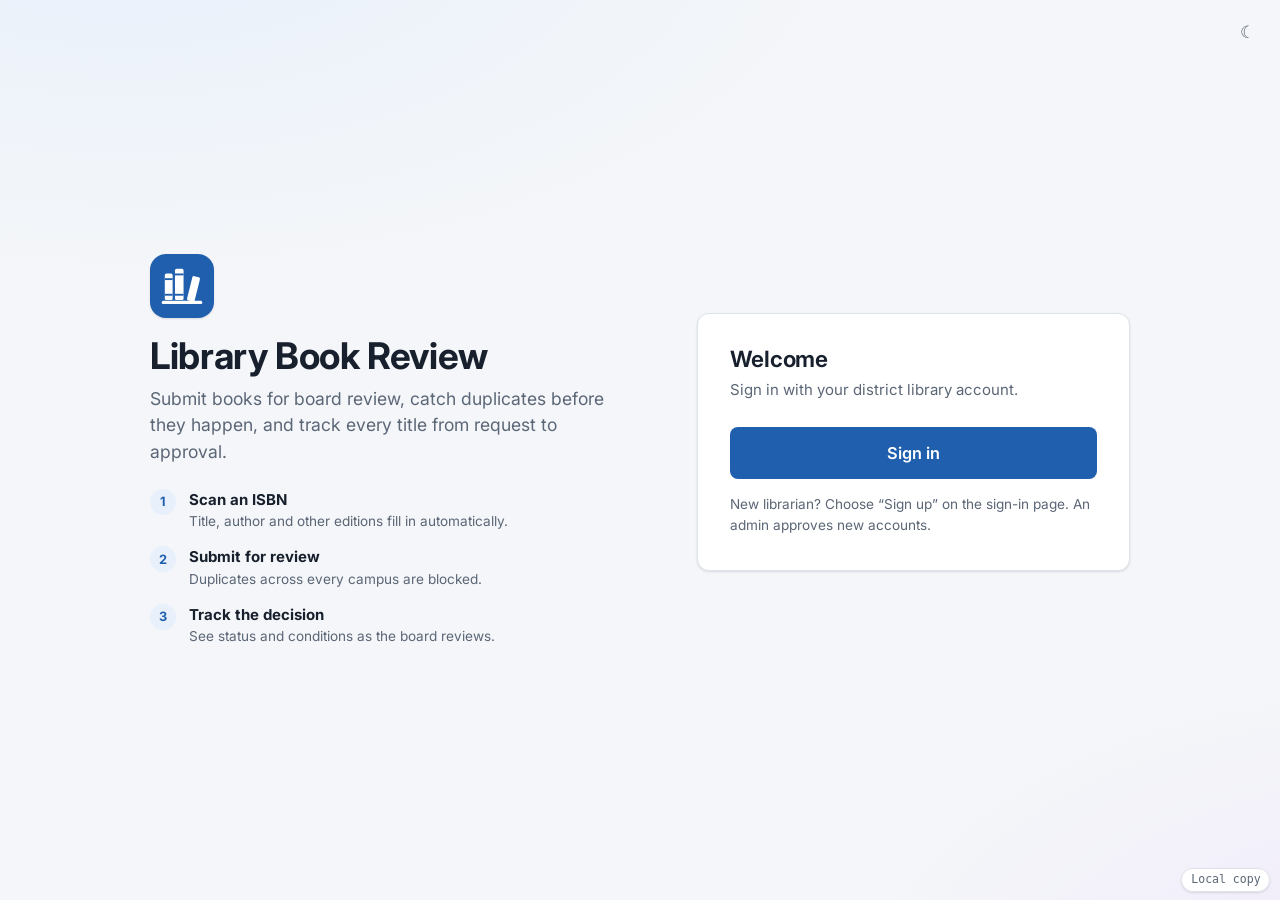
<file: index.html>
<!doctype html>
<html lang="en">
<head>
  <meta charset="utf-8">
  <meta name="viewport" content="width=device-width, initial-scale=1">
  <title>Library Book Review</title>
  <meta name="description" content="Submit library books for board review and track approval status.">
  <link rel="icon" href="data:image/svg+xml,%3Csvg xmlns='http://www.w3.org/2000/svg' viewBox='0 0 32 32'%3E%3Crect width='32' height='32' rx='7' fill='%231f5fae'/%3E%3Cg fill='%23fff'%3E%3Crect x='5' y='8' width='5' height='17' rx='1'/%3E%3Crect x='11.5' y='5' width='5.5' height='20' rx='1'/%3E%3Crect x='19' y='9' width='5' height='16' rx='1' transform='rotate(14 19 25)'/%3E%3Crect x='3' y='25.5' width='26' height='2' rx='1'/%3E%3C/g%3E%3C/svg%3E">
  <meta name="theme-color" content="#1f5fae">
  <link rel="preconnect" href="https://fonts.googleapis.com">
  <link rel="preconnect" href="https://fonts.gstatic.com" crossorigin>
  <link rel="stylesheet" href="https://fonts.googleapis.com/css2?family=Inter:wght@400;500;600;700&display=swap">
  <script>try{var t=localStorage.getItem('lbr.theme');if(t==='light'||t==='dark')document.documentElement.dataset.theme=t}catch(e){}</script>
  <link rel="stylesheet" href="css/app.css">
</head>
<body>
  <div id="app"><div class="boot"><div class="spinner" aria-hidden="true"></div><p class="muted">Loading…</p></div></div>
  <noscript>This app needs JavaScript turned on.</noscript>
  <script type="module" src="js/main.js"></script>
</body>
</html>
</file>
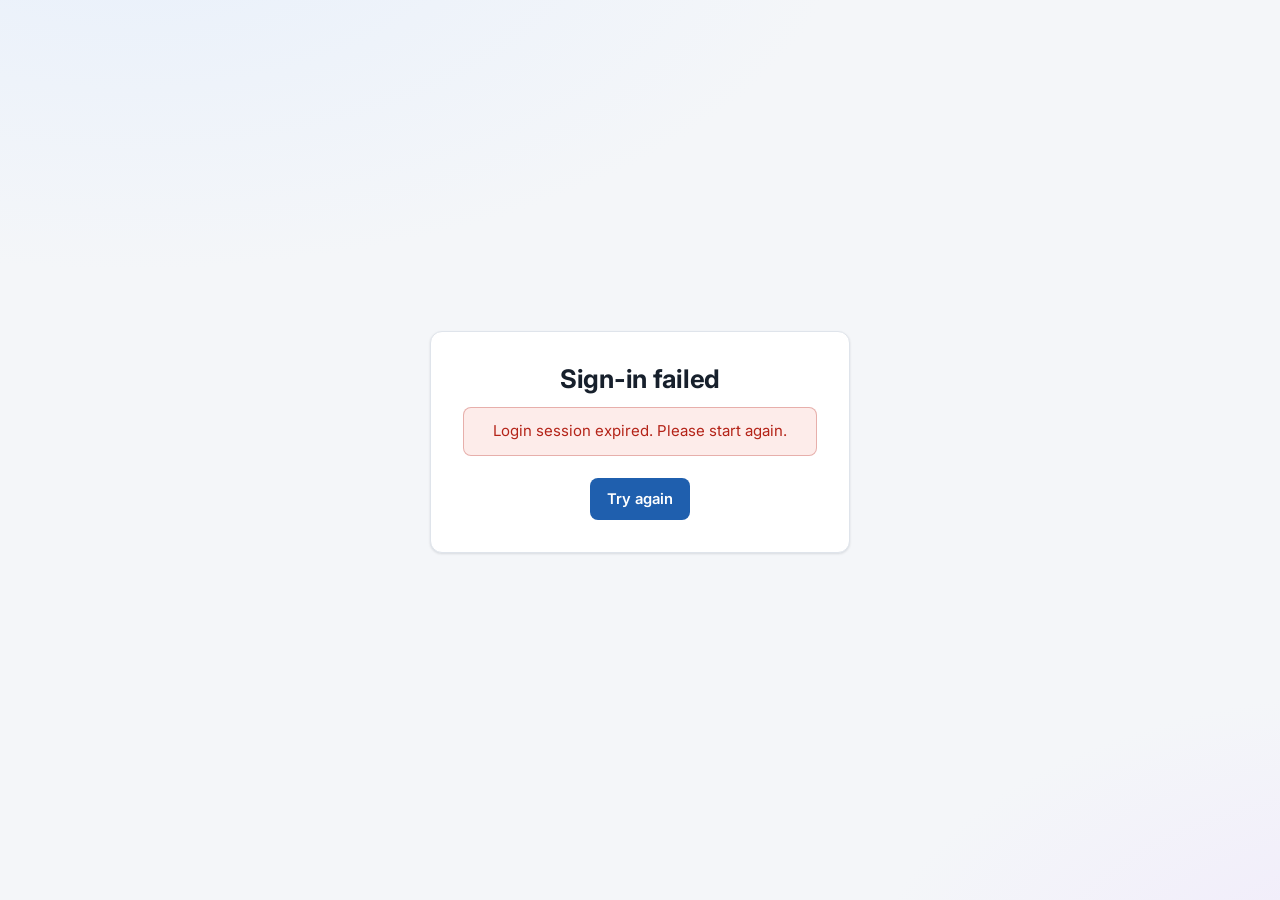
<file: auth/callback/index.html>
<!doctype html>
<html lang="en">
<head>
  <meta charset="utf-8">
  <meta name="viewport" content="width=device-width, initial-scale=1">
  <title>Signing in…</title>
  <meta name="theme-color" content="#1f5fae">
  <link rel="preconnect" href="https://fonts.googleapis.com">
  <link rel="preconnect" href="https://fonts.gstatic.com" crossorigin>
  <link rel="stylesheet" href="https://fonts.googleapis.com/css2?family=Inter:wght@400;500;600;700&display=swap">
  <script>try{var t=localStorage.getItem('lbr.theme');if(t==='light'||t==='dark')document.documentElement.dataset.theme=t}catch(e){}</script>
  <link rel="stylesheet" href="../../css/app.css">
</head>
<body>
  <main class="signin">
    <div class="card signin-card" id="msg"><div class="spinner" aria-hidden="true"></div><p>Signing you in…</p></div>
  </main>
  <script type="module">
    import { handleCallback } from '../../js/auth.js';
    import { APP_BASE } from '../../js/config.js';
    handleCallback().catch((err) => {
      const box = document.getElementById('msg');
      box.innerHTML = '';
      const h = document.createElement('h1'); h.textContent = 'Sign-in failed';
      const p = document.createElement('p'); p.className = 'alert alert-error selectable'; p.textContent = err.message;
      const a = document.createElement('a'); a.href = APP_BASE; a.className = 'btn btn-primary'; a.textContent = 'Try again';
      box.append(h, p, a);
    });
  </script>
</body>
</html>
</file>
<file: css/app.css>
/* ─── Tokens ─────────────────────────────────────────────────────── */
:root {
  --bg: #f4f6f9;
  --bg-2: #eef1f6;
  --surface: #ffffff;
  --text: #17202c;
  --muted: #5b6676;
  --border: #dfe4eb;
  --border-strong: #c9d0da;
  --primary: #1f5fae;
  --primary-hover: #194e90;
  --primary-soft: #e8f0fb;
  --on-primary: #ffffff;
  --ok: #1a7443;  --ok-bg: #e6f5ec;
  --warn: #875600; --warn-bg: #fff4d6;
  --err: #b42318; --err-bg: #fdecea;
  --violet: #6b3fb5; --violet-bg: #f0e9fb;
  --neutral: #6b7483; --neutral-bg: #eef0f3;
  /* one color per status — badges, stat cards and the status bar share these */
  --s-submitted: var(--primary); --s-submitted-bg: var(--primary-soft);
  --s-sent: var(--violet); --s-sent-bg: var(--violet-bg);
  --s-approved: var(--ok); --s-approved-bg: var(--ok-bg);
  --s-cond: #b87700; --s-cond-bg: var(--warn-bg);
  --s-denied: var(--err); --s-denied-bg: var(--err-bg);
  --s-withdrawn: #8a93a1; --s-withdrawn-bg: var(--neutral-bg);
  --radius: 12px;
  --radius-sm: 8px;
  --shadow: 0 1px 2px rgba(16, 24, 40, .05), 0 1px 3px rgba(16, 24, 40, .07);
  --shadow-lg: 0 20px 50px rgba(10, 20, 40, .22);
  --font: "Inter", system-ui, -apple-system, "Segoe UI", Roboto, sans-serif;
  --mono: ui-monospace, SFMono-Regular, Menlo, Consolas, monospace;
  font-family: var(--font);
  color-scheme: light;
}
@media (prefers-color-scheme: dark) {
  :root:not([data-theme="light"]) {
    --bg: #0f1318; --bg-2: #151a21; --surface: #1a2029; --text: #e7eaef; --muted: #9ba6b5; --border: #2b3441; --border-strong: #3a4553;
    --primary: #6aa5f2; --primary-hover: #8ab8f5; --primary-soft: #1b2b42; --on-primary: #0b1220;
    --ok: #62d394; --ok-bg: #15301f; --warn: #f0c060; --warn-bg: #362c12; --err: #ff8f85; --err-bg: #3a1c1a;
    --violet: #c5a6f6; --violet-bg: #2a2140; --neutral: #9ba6b5; --neutral-bg: #232a34;
    --s-cond: #f0c060; --s-withdrawn: #7d8796;
    --shadow: none; --shadow-lg: 0 20px 50px rgba(0, 0, 0, .5);
    color-scheme: dark;
  }
}
:root[data-theme="dark"] {
  --bg: #0f1318; --bg-2: #151a21; --surface: #1a2029; --text: #e7eaef; --muted: #9ba6b5; --border: #2b3441; --border-strong: #3a4553;
  --primary: #6aa5f2; --primary-hover: #8ab8f5; --primary-soft: #1b2b42; --on-primary: #0b1220;
  --ok: #62d394; --ok-bg: #15301f; --warn: #f0c060; --warn-bg: #362c12; --err: #ff8f85; --err-bg: #3a1c1a;
  --violet: #c5a6f6; --violet-bg: #2a2140; --neutral: #9ba6b5; --neutral-bg: #232a34;
  --s-cond: #f0c060; --s-withdrawn: #7d8796;
  --shadow: none; --shadow-lg: 0 20px 50px rgba(0, 0, 0, .5);
  color-scheme: dark;
}

/* ─── Base ───────────────────────────────────────────────────────── */
* { box-sizing: border-box; }
[hidden] { display: none !important; }
html { -webkit-text-size-adjust: 100%; }
body { margin: 0; background: var(--bg); color: var(--text); font-size: 15px; line-height: 1.5; -webkit-font-smoothing: antialiased; }
body.no-scroll { overflow: hidden; }
h1, h2, h3 { line-height: 1.2; margin: 0 0 .5em; letter-spacing: -.01em; }
h1 { font-size: 1.6rem; font-weight: 700; } h2 { font-size: 1.2rem; font-weight: 650; } h3 { font-size: 1.05rem; margin-top: 1em; }
a { color: var(--primary); }
p { margin: .4em 0; }
::selection { background: color-mix(in srgb, var(--primary) 25%, transparent); }
.loading { padding: 2rem; color: var(--muted); }
.boot { min-height: 60vh; display: flex; flex-direction: column; align-items: center; justify-content: center; gap: .75rem; }
.spinner { width: 28px; height: 28px; border-radius: 50%; border: 3px solid var(--border); border-top-color: var(--primary); animation: spin .8s linear infinite; margin: 0 auto; }
.spinner-sm { width: 14px; height: 14px; border-width: 2px; margin: 0; display: inline-block; }
@keyframes spin { to { transform: rotate(360deg); } }
@media (prefers-reduced-motion: reduce) { .spinner { animation-duration: 2s; } .sk { animation: none !important; } }

/* ─── Top bar ────────────────────────────────────────────────────── */
.topbar { display: flex; align-items: center; gap: 1rem; padding: .6rem 1.25rem; background: color-mix(in srgb, var(--surface) 88%, transparent); backdrop-filter: saturate(1.4) blur(10px); -webkit-backdrop-filter: saturate(1.4) blur(10px); border-bottom: 1px solid var(--border); position: sticky; top: 0; z-index: 10; flex-wrap: wrap; }
.brand { display: inline-flex; align-items: center; gap: .55rem; font-weight: 700; font-size: 1.02rem; color: var(--text); text-decoration: none; }
.brand-mark { width: 32px; height: 32px; padding: 3px; border-radius: 8px; display: grid; place-items: center; background: var(--primary); color: var(--on-primary); flex: none; }
.brand-mark .logo-band, .signin-hero .logo .logo-band { fill: var(--primary); }
.role-switch { display: flex; gap: 2px; padding: 3px; background: var(--bg-2); border: 1px solid var(--border); border-radius: 999px; }
.role-switch a { padding: .3rem .85rem; border-radius: 999px; text-decoration: none; color: var(--muted); font-weight: 600; font-size: .9rem; }
.role-switch a:hover { color: var(--text); }
.role-switch a.active { background: var(--surface); color: var(--primary); box-shadow: var(--shadow); }
.user { margin-left: auto; display: flex; gap: .6rem; align-items: center; }
.user-name { color: var(--muted); font-size: .9rem; max-width: 16rem; overflow: hidden; text-overflow: ellipsis; white-space: nowrap; }
.avatar { width: 32px; height: 32px; border-radius: 50%; display: grid; place-items: center; font-size: .78rem; font-weight: 700; background: var(--primary); color: var(--on-primary); flex: none; }
.theme-btn { width: 34px; height: 34px; border-radius: 50%; font-size: 1.05rem !important; display: grid; place-items: center; }
.theme-btn:hover { background: var(--bg-2); color: var(--text); }
.container { max-width: 1240px; margin: 0 auto; padding: 1.25rem 1.25rem 4rem; }

/* ─── Page heading & tabs ────────────────────────────────────────── */
.tabs { display: flex; gap: .25rem; border-bottom: 1px solid var(--border); margin-bottom: 1.25rem; overflow-x: auto; scrollbar-width: none; }
.tabs::-webkit-scrollbar { display: none; }
.tab { background: none; border: 0; border-bottom: 2px solid transparent; padding: .7rem .9rem; font: inherit; font-weight: 600; color: var(--muted); cursor: pointer; white-space: nowrap; margin-bottom: -1px; border-radius: 6px 6px 0 0; }
.tab:hover { color: var(--text); background: var(--bg-2); }
.tab.active { color: var(--primary); border-bottom-color: var(--primary); }
.page-head { display: flex; align-items: flex-end; justify-content: space-between; gap: 1rem; margin: 0 0 1rem; flex-wrap: wrap; }
.page-head h1 { margin: 0 0 .15rem; }
.page-head p { margin: 0; max-width: 62ch; }
.page-actions { display: flex; gap: .5rem; }

/* ─── Cards & forms ──────────────────────────────────────────────── */
.card { background: var(--surface); border: 1px solid var(--border); border-radius: var(--radius); padding: 1.25rem; box-shadow: var(--shadow); margin-bottom: 1rem; }
.form { display: flex; flex-direction: column; gap: .9rem; }
.form.card { gap: 0; padding: 0; overflow: hidden; }
.form-section { padding: 1.25rem; border-bottom: 1px solid var(--border); display: flex; flex-direction: column; gap: .9rem; }
.form.card > .ack, .form.card > div:not(.form-section) { margin-left: 1.25rem; margin-right: 1.25rem; }
.form.card > .ack { margin-top: 1rem; }
.form-actions { padding: 1rem 0 1.25rem; }
.section-title { display: flex; align-items: center; gap: .6rem; font-size: 1.02rem; margin: 0; }
.step-n { width: 26px; height: 26px; border-radius: 50%; display: inline-grid; place-items: center; background: var(--primary-soft); color: var(--primary); font-size: .8rem; font-weight: 700; flex: none; }
.field { display: flex; flex-direction: column; gap: .3rem; min-width: 0; }
.field-label { font-weight: 600; font-size: .88rem; }
input[type=text], input[type=search], input:not([type]), select, textarea {
  font: inherit; color: inherit; background: var(--surface); border: 1px solid var(--border-strong); border-radius: var(--radius-sm); padding: .55rem .7rem; width: 100%; min-width: 0;
  transition: border-color .15s, box-shadow .15s;
}
input[type=text]:hover, input[type=search]:hover, select:hover, textarea:hover { border-color: var(--muted); }
input:focus, select:focus, textarea:focus { outline: none; border-color: var(--primary); box-shadow: 0 0 0 3px color-mix(in srgb, var(--primary) 22%, transparent); }
button:focus-visible, a:focus-visible, .chk input:focus-visible, .stat:focus-visible { outline: 2px solid var(--primary); outline-offset: 2px; }
select { appearance: none; -webkit-appearance: none; padding-right: 2rem; cursor: pointer;
  background-image: url("data:image/svg+xml,%3Csvg xmlns='http://www.w3.org/2000/svg' width='12' height='12' viewBox='0 0 12 12'%3E%3Cpath d='M3 4.5l3 3 3-3' fill='none' stroke='%238893a3' stroke-width='1.6' stroke-linecap='round' stroke-linejoin='round'/%3E%3C/svg%3E");
  background-repeat: no-repeat; background-position: right .65rem center; }
textarea { resize: vertical; }
.isbn-input { font-size: 1.2rem; letter-spacing: .04em; font-variant-numeric: tabular-nums; font-family: var(--mono); padding: .7rem .85rem; }
input.search-input { font-size: 1.05rem; padding: .7rem .9rem .7rem 2.4rem !important;
  background: var(--surface) url("data:image/svg+xml,%3Csvg xmlns='http://www.w3.org/2000/svg' width='16' height='16' viewBox='0 0 24 24' fill='none' stroke='%238893a3' stroke-width='2.2' stroke-linecap='round'%3E%3Ccircle cx='11' cy='11' r='7'/%3E%3Cpath d='M20 20l-3.5-3.5'/%3E%3C/svg%3E") no-repeat .8rem center; }
fieldset { border: 1px solid var(--border); border-radius: var(--radius-sm); padding: .6rem .9rem .8rem; margin: 0; min-width: 0; }
legend { font-weight: 600; font-size: .88rem; padding: 0 .3rem; }
.hint { color: var(--muted); font-size: .85rem; margin: .2rem 0; }
.hint-error { color: var(--err); font-weight: 600; }
.inline { display: flex; gap: .5rem; align-items: stretch; }
.inline > input { flex: 1; }
.grid-2 { display: grid; grid-template-columns: 1fr 1fr; gap: .9rem; }
.grid-3 { display: grid; grid-template-columns: repeat(3, 1fr); gap: .9rem; }
.align-end { display: flex; align-items: flex-end; }
.filters { display: grid; grid-template-columns: repeat(auto-fit, minmax(180px, 1fr)); gap: .75rem; margin-bottom: 1rem; }
.check-group { display: flex; flex-wrap: wrap; gap: .4rem; }
.check-group .chk { padding: .3rem .65rem; border: 1px solid var(--border); border-radius: 999px; background: var(--surface); font-size: .9rem; transition: background .12s, border-color .12s; user-select: none; }
.check-group .chk:hover { border-color: var(--primary); }
.check-group .chk:has(input:checked) { background: var(--primary-soft); border-color: var(--primary); color: var(--primary); font-weight: 600; }
.chk { display: inline-flex; align-items: center; gap: .4rem; cursor: pointer; }
.chk input { width: 1.05rem; height: 1.05rem; accent-color: var(--primary); margin: 0; }
input[type=checkbox] { accent-color: var(--primary); }
.ack { padding: .7rem .9rem; background: var(--warn-bg); color: var(--text); border-radius: var(--radius-sm); border: 1px solid color-mix(in srgb, var(--warn) 30%, transparent); }
.actions { display: flex; gap: .6rem; flex-wrap: wrap; align-items: center; margin-top: .5rem; }
.card > .field, .card > fieldset, .card > .grid-2, .card > .grid-3, .card > .chk, .card > .dropzone { margin-top: .75rem; }
.card > :first-child { margin-top: 0; }
.card > .chk { display: flex; }
.note { background: var(--primary-soft); border-radius: var(--radius-sm); padding: .6rem .8rem; }

/* File drop zone */
.dropzone { position: relative; display: flex; flex-direction: column; align-items: center; justify-content: center; gap: .15rem; padding: 1.25rem 1rem; border: 2px dashed var(--border-strong); border-radius: var(--radius); background: var(--bg); cursor: pointer; text-align: center; transition: border-color .15s, background .15s; }
.dropzone:hover, .dropzone.drag { border-color: var(--primary); background: var(--primary-soft); }
.dropzone.has-file { border-style: solid; border-color: var(--ok); background: var(--ok-bg); }
.dropzone:focus-within { outline: 2px solid var(--primary); outline-offset: 2px; }
.file-input { position: absolute; width: 1px; height: 1px; opacity: 0; }
.dz-icon { font-size: 1.3rem; color: var(--primary); }
.dz-title { font-weight: 600; }
.dz-file { font-weight: 600; color: var(--ok); font-size: .9rem; }

/* ─── Buttons ────────────────────────────────────────────────────── */
.btn { font: inherit; font-weight: 600; font-size: .92rem; border-radius: var(--radius-sm); padding: .55rem 1rem; border: 1px solid transparent; cursor: pointer; white-space: nowrap; text-decoration: none; display: inline-flex; align-items: center; justify-content: center; gap: .4rem; transition: background .15s, border-color .15s, transform .05s; }
.btn:active:not(:disabled) { transform: translateY(1px); }
.btn:disabled { opacity: .5; cursor: not-allowed; }
.btn-primary { background: var(--primary); color: var(--on-primary); }
.btn-primary:hover:not(:disabled) { background: var(--primary-hover); }
.btn-secondary { background: var(--primary-soft); color: var(--primary); }
.btn-secondary:hover:not(:disabled) { border-color: color-mix(in srgb, var(--primary) 40%, transparent); }
.btn-ghost { background: var(--surface); color: var(--text); border-color: var(--border-strong); }
.btn-ghost:hover:not(:disabled) { background: var(--bg-2); }
.btn-danger-ghost { background: transparent; color: var(--err); border-color: color-mix(in srgb, var(--err) 50%, transparent); margin-right: auto; }
.btn-danger-ghost:hover:not(:disabled) { background: var(--err-bg); }
.btn-small { padding: .3rem .65rem; font-size: .82rem; }
.btn-lg { padding: .8rem 1.5rem; font-size: 1.02rem; }
.btn-block { width: 100%; }
.icon-btn { background: none; border: 0; font-size: 1.5rem; cursor: pointer; color: var(--muted); line-height: 1; border-radius: 8px; padding: .1rem .35rem; }
.icon-btn:hover { color: var(--text); }
.link-btn { background: none; border: 0; padding: 0; font: inherit; color: inherit; text-align: left; cursor: pointer; }
.link-btn:hover { color: var(--primary); text-decoration: underline; text-underline-offset: 2px; }

/* ─── Alerts, badges, pills ──────────────────────────────────────── */
.alert { border-radius: var(--radius-sm); padding: .75rem .95rem; margin: .4rem 0; border: 1px solid transparent; }
.alert-error { background: var(--err-bg); color: var(--err); border-color: color-mix(in srgb, var(--err) 30%, transparent); }
.alert-warn { background: var(--warn-bg); color: var(--warn); border-color: color-mix(in srgb, var(--warn) 25%, transparent); }
.alert-ok { background: var(--ok-bg); color: var(--ok); border-color: color-mix(in srgb, var(--ok) 25%, transparent); }
.alert .dup-book { color: var(--text); }
.checking { display: flex; align-items: center; gap: .5rem; color: var(--muted); padding: .4rem 0; }
.selectable { user-select: text; word-break: break-word; }
.dup-book { display: flex; gap: .75rem; align-items: flex-start; padding: .55rem 0; border-top: 1px dashed color-mix(in srgb, currentColor 25%, transparent); }
.dup-book:first-of-type { border-top: 0; }
.dup-main { min-width: 0; }
.dup-title { display: flex; flex-wrap: wrap; align-items: center; gap: .4rem; }
.badge { display: inline-flex; align-items: center; gap: .35rem; padding: .14rem .6rem .14rem .5rem; border-radius: 999px; font-size: .76rem; font-weight: 650; white-space: nowrap; }
.badge::before { content: ""; width: 6px; height: 6px; border-radius: 50%; background: currentColor; }
.b-submitted { background: var(--s-submitted-bg); color: var(--s-submitted); }
.b-sent { background: var(--s-sent-bg); color: var(--s-sent); }
.b-approved { background: var(--s-approved-bg); color: var(--s-approved); }
.b-cond { background: var(--s-cond-bg); color: var(--warn); }
.b-denied { background: var(--s-denied-bg); color: var(--s-denied); }
.b-withdrawn, .b-neutral { background: var(--neutral-bg); color: var(--neutral); }
.pill { display: inline-flex; align-items: center; gap: .25rem; padding: .25rem .7rem; border-radius: 999px; background: var(--bg-2); border: 1px solid var(--border); font-size: .85rem; font-weight: 500; }
.pill-ok { background: var(--ok-bg); color: var(--ok); border-color: transparent; }
.pill-err { background: var(--err-bg); color: var(--err); border-color: transparent; }
.pill-warn { background: var(--warn-bg); color: var(--warn); border-color: transparent; }
.pill-primary { background: var(--primary-soft); color: var(--primary); border-color: transparent; }
.text-error { color: var(--err); }
.text-warn { color: var(--warn); }
.muted { color: var(--muted); }
.small { font-size: .85rem; }
.mono { font-family: var(--mono); font-size: .86rem; white-space: nowrap; font-variant-numeric: tabular-nums; }

/* Alternate ISBN chips */
.alt-list { display: flex; flex-wrap: wrap; gap: .4rem; margin: .4rem 0 .6rem; }
.alt-chip { display: inline-flex; align-items: center; gap: .3rem; padding: .25rem .65rem; border: 1px solid var(--border); border-radius: 999px; font-family: var(--mono); font-size: .82rem; background: var(--bg); cursor: pointer; }
.alt-chip:has(input:checked) { border-color: color-mix(in srgb, var(--primary) 50%, transparent); background: var(--primary-soft); }
.alt-dup, .alt-dup:has(input:checked) { border-color: var(--err); background: var(--err-bg); color: var(--err); text-decoration: line-through; }
.chip-x { background: none; border: 0; cursor: pointer; color: var(--muted); font-size: 1rem; padding: 0 .1rem; }
.chip-x:hover { color: var(--err); }

/* ─── Book covers ────────────────────────────────────────────────── */
.cover { flex: none; border-radius: 4px; object-fit: cover; background: var(--bg-2); box-shadow: 0 1px 3px rgba(0,0,0,.18); }
.cover-S { width: 34px; height: 50px; font-size: .95rem; }
.cover-L { width: 72px; height: 106px; font-size: 1.8rem; }
.cover-blank { display: grid; place-items: center; font-weight: 700; color: #fff;
  background: linear-gradient(145deg, hsl(var(--hue, 210) 45% 52%), hsl(calc(var(--hue, 210) + 30) 50% 38%)); box-shadow: inset 3px 0 0 rgba(0,0,0,.18), 0 1px 3px rgba(0,0,0,.18); }
.title-wrap { display: flex; gap: .7rem; align-items: center; min-width: 14rem; }
.book-title { font-weight: 600; }
.book-preview { display: flex; gap: 1rem; align-items: center; padding: .9rem; border-radius: var(--radius); background: var(--bg); border: 1px solid var(--border); }
.bp-body { min-width: 0; }
.bp-title { font-weight: 700; font-size: 1.08rem; line-height: 1.3; }
.bp-meta { display: flex; flex-wrap: wrap; gap: .3rem .9rem; margin-top: .35rem; color: var(--muted); font-size: .85rem; }
.modal-book { display: flex; gap: 1rem; align-items: center; }
.modal-book > div:not(.cover) { display: flex; flex-direction: column; gap: .3rem; align-items: flex-start; }

/* Search results */
.search-card { padding: 1rem; }
.result-grid { display: grid; grid-template-columns: repeat(auto-fill, minmax(320px, 1fr)); gap: .75rem; margin-top: .6rem; }
.result-card { display: flex; gap: .9rem; padding: 1rem; background: var(--surface); border: 1px solid var(--border); border-radius: var(--radius); box-shadow: var(--shadow); }
.rc-body { min-width: 0; display: flex; flex-direction: column; gap: .3rem; align-items: flex-start; }
.rc-title { font-weight: 700; line-height: 1.3; }
.rc-meta { display: grid; grid-template-columns: max-content 1fr; gap: .1rem .7rem; margin: .25rem 0 0; font-size: .82rem; }
.rc-meta dt { color: var(--muted); } .rc-meta dd { margin: 0; }
.result-clear { display: flex; gap: 1.25rem; align-items: center; padding: 1.25rem; border-radius: var(--radius); background: var(--ok-bg); border: 1px solid color-mix(in srgb, var(--ok) 25%, transparent); }
.result-clear h3 { margin: 0 0 .25rem; color: var(--ok); }

/* Empty states & skeletons */
.empty { text-align: center; padding: 2.5rem 1rem; }
.empty-icon { font-size: 2.2rem; margin-bottom: .5rem; }
.empty h2, .empty h3 { margin: 0 0 .35rem; }
.empty p { max-width: 46ch; margin: 0 auto 1rem; }
.skeleton { display: flex; flex-direction: column; gap: .9rem; padding: .5rem 0; }
.sk-row { display: flex; gap: .8rem; align-items: center; }
.sk-lines { flex: 1; display: flex; flex-direction: column; gap: .45rem; }
.sk { display: block; border-radius: 6px; background: linear-gradient(90deg, var(--bg-2) 25%, var(--border) 50%, var(--bg-2) 75%); background-size: 200% 100%; animation: shimmer 1.2s ease-in-out infinite; }
.sk-cover { width: 34px; height: 50px; border-radius: 4px; flex: none; }
.sk-line { height: 12px; width: 60%; }
.sk-short { width: 35%; }
@keyframes shimmer { to { background-position: -200% 0; } }

/* ─── Tables ─────────────────────────────────────────────────────── */
.table-wrap { overflow-x: auto; margin-top: .6rem; border: 1px solid var(--border); border-radius: var(--radius-sm); }
.table { width: 100%; border-collapse: collapse; font-size: .9rem; }
.table th { position: sticky; top: 0; background: var(--bg); text-align: left; font-size: .74rem; font-weight: 650; text-transform: uppercase; letter-spacing: .05em; color: var(--muted); border-bottom: 1px solid var(--border); padding: .6rem .6rem; white-space: nowrap; }
.table td { border-bottom: 1px solid var(--border); padding: .6rem .6rem; vertical-align: middle; }
.table tbody tr:last-child td { border-bottom: 0; }
.table tbody tr:hover td { background: color-mix(in srgb, var(--primary-soft) 45%, transparent); }
.table.compact td { padding: .35rem .6rem; }
.table-wrap:has(.table.compact) { border: 0; }
.row-bad td { background: color-mix(in srgb, var(--err-bg) 60%, transparent); }
.row-warn td { background: color-mix(in srgb, var(--warn-bg) 60%, transparent); }
.row-ok td { background: color-mix(in srgb, var(--ok-bg) 60%, transparent); }
.row-actions { text-align: right; }
/* Keep the Open / ⋯ buttons reachable when a wide table scrolls sideways. */
.table td.row-actions { position: sticky; right: 0; background: var(--surface); box-shadow: -8px 0 8px -8px rgba(0, 0, 0, .18); }
.table tbody tr:hover td.row-actions { background: color-mix(in srgb, var(--primary-soft) 45%, var(--surface)); }
.status-select { padding: .3rem 1.8rem .3rem .5rem; font-size: .85rem; min-width: 11rem; }
.pager { display: flex; gap: .75rem; align-items: center; justify-content: center; margin-top: 1rem; }
.summary { font-weight: 600; margin-bottom: .4rem; display: flex; flex-wrap: wrap; gap: .4rem; }
.bulk-bar { display: flex; gap: .75rem; align-items: center; padding: .55rem .8rem; background: var(--primary-soft); color: var(--primary); font-weight: 600; border-radius: var(--radius-sm); margin: .5rem 0; position: sticky; top: 64px; z-index: 4; }
.bulk-bar select { width: auto; color: var(--text); }
.dl { display: grid; grid-template-columns: max-content 1fr; gap: .3rem 1rem; margin: 0; }
.dl dt { color: var(--muted); } .dl dd { margin: 0; }

/* ─── Row menu ───────────────────────────────────────────────────── */
.row-actions-inner { display: inline-flex; gap: .35rem; align-items: center; justify-content: flex-end; }
.menu-btn { width: 32px; height: 30px; display: inline-grid; place-items: center; border-radius: var(--radius-sm); border: 1px solid transparent; background: transparent; color: var(--muted); font-size: 1.15rem; line-height: 1; cursor: pointer; }
.menu-btn:hover, .menu-btn[aria-expanded="true"] { background: var(--bg-2); border-color: var(--border); color: var(--text); }
.menu { position: fixed; z-index: 40; min-width: 250px; padding: .3rem; background: var(--surface); border: 1px solid var(--border); border-radius: var(--radius); box-shadow: var(--shadow-lg); animation: pop .12s ease-out; }
.menu-item { display: flex; gap: .65rem; align-items: flex-start; width: 100%; padding: .5rem .6rem; border: 0; border-radius: var(--radius-sm); background: none; color: var(--text); font: inherit; text-align: left; cursor: pointer; }
.menu-item:hover, .menu-item:focus-visible { background: var(--primary-soft); outline: none; }
.mi-icon { width: 1.4rem; flex: none; text-align: center; color: var(--primary); font-weight: 700; font-size: .85rem; line-height: 1.5; }
.mi-text { display: flex; flex-direction: column; }
.mi-label { font-weight: 600; font-size: .9rem; }
.mi-hint { color: var(--muted); font-size: .78rem; }
.result-card { position: relative; }
.rc-menu { position: absolute; top: .5rem; right: .5rem; }
.result-card .rc-body { padding-right: 1.5rem; }
.sr-only { position: absolute; width: 1px; height: 1px; padding: 0; margin: -1px; overflow: hidden; clip: rect(0 0 0 0); white-space: nowrap; border: 0; }

/* Refresh comparison */
.table.cmp th[scope=row] { text-transform: none; letter-spacing: 0; font-size: .85rem; color: var(--text); position: static; background: none; border-bottom: 1px solid var(--border); }
.table.cmp td:first-child { width: 2rem; }
.cmp-old { color: var(--muted); text-decoration: line-through; text-decoration-color: color-mix(in srgb, var(--err) 60%, transparent); }
.cmp-new { font-weight: 600; background: color-mix(in srgb, var(--ok-bg) 70%, transparent); }
.modal-body h3 { font-size: .95rem; margin: .4rem 0 0; }

/* ─── Stat cards & status bar ────────────────────────────────────── */
.stat-cards { display: flex; flex-wrap: wrap; gap: .6rem; margin-bottom: 1rem; }
.stat-cards > .stat { flex: 1 1 120px; }
.stat { --accent: var(--text); position: relative; overflow: hidden; background: var(--surface); border: 1px solid var(--border); border-radius: var(--radius); padding: .75rem .9rem .7rem; text-align: left; cursor: pointer; font: inherit; color: inherit; display: flex; flex-direction: column; gap: .1rem; box-shadow: var(--shadow); transition: border-color .15s, transform .1s; }
.stat::before { content: ""; position: absolute; left: 0; top: 0; bottom: 0; width: 3px; background: var(--accent); opacity: .85; }
.stat:hover { border-color: var(--border-strong); transform: translateY(-1px); }
.stat.active { border-color: var(--accent); box-shadow: 0 0 0 1px var(--accent) inset, var(--shadow); }
.stat.s-submitted { --accent: var(--s-submitted); } .stat.s-sent { --accent: var(--s-sent); } .stat.s-approved { --accent: var(--s-approved); }
.stat.s-cond { --accent: var(--s-cond); } .stat.s-denied { --accent: var(--s-denied); } .stat.s-withdrawn { --accent: var(--s-withdrawn); }
.stat:not([class*=" s-"])::before { background: var(--primary); }
.stat:not([class*=" s-"]).active { --accent: var(--primary); }
.stat-n { font-size: 1.55rem; font-weight: 700; font-variant-numeric: tabular-nums; line-height: 1.15; }
.stat-l { font-size: .8rem; color: var(--muted); }
.stat-loading { cursor: default; min-height: 66px; justify-content: center; }
.stat-loading::before { display: none; }
.stat-bar-wrap { flex: 1 1 100%; }
.stat-bar-wrap:empty { display: none; }
.status-bar { display: flex; gap: 2px; height: 8px; border-radius: 999px; overflow: hidden; background: var(--bg-2); }
.status-bar .seg { flex-basis: 0; min-width: 4px; }
.seg.s-submitted { background: var(--s-submitted); } .seg.s-sent { background: var(--s-sent); } .seg.s-approved { background: var(--s-approved); }
.seg.s-cond { background: var(--s-cond); } .seg.s-denied { background: var(--s-denied); } .seg.s-withdrawn { background: var(--s-withdrawn); }

/* ─── Progress ───────────────────────────────────────────────────── */
.progress { display: flex; align-items: center; gap: .75rem; margin: .75rem 0; }
.progress-track { flex: 1; height: 8px; background: var(--bg-2); border-radius: 999px; overflow: hidden; }
.progress-bar { height: 100%; width: 0; background: var(--primary); border-radius: 999px; transition: width .2s; }
.progress-label { font-size: .85rem; color: var(--muted); min-width: 12rem; }

/* ─── Modal ──────────────────────────────────────────────────────── */
.modal-backdrop { position: fixed; inset: 0; background: rgba(8, 14, 24, .55); backdrop-filter: blur(2px); display: flex; align-items: flex-start; justify-content: center; padding: 5vh 1rem; z-index: 20; overflow-y: auto; animation: fade .15s ease-out; }
.modal { background: var(--surface); border: 1px solid var(--border); border-radius: 16px; width: min(780px, 100%); box-shadow: var(--shadow-lg); animation: pop .18s ease-out; }
.modal-head { display: flex; justify-content: space-between; align-items: center; gap: 1rem; padding: 1rem 1.25rem; border-bottom: 1px solid var(--border); }
.modal-head h2 { margin: 0; overflow: hidden; text-overflow: ellipsis; }
.modal-body { padding: 1.25rem; }
.modal-foot { display: flex; gap: .6rem; justify-content: flex-end; padding: .9rem 1.25rem; border-top: 1px solid var(--border); background: var(--bg); border-radius: 0 0 16px 16px; position: sticky; bottom: 0; }
@keyframes fade { from { opacity: 0; } }
@keyframes pop { from { opacity: 0; transform: translateY(8px) scale(.98); } }
@media (prefers-reduced-motion: reduce) { .modal, .modal-backdrop { animation: none; } }

/* ─── Toasts ─────────────────────────────────────────────────────── */
.toasts { position: fixed; right: 1rem; bottom: 2.6rem; display: flex; flex-direction: column; gap: .5rem; z-index: 30; max-width: min(420px, calc(100vw - 2rem)); }
.toast { padding: .75rem 1rem; border-radius: 10px; background: var(--text); color: var(--surface); box-shadow: var(--shadow-lg); font-weight: 500; animation: pop .2s ease-out; }
.toast-success { background: var(--ok); color: #fff; }
.toast-error { background: var(--err); color: #fff; }
:root[data-theme="dark"] .toast-success, :root[data-theme="dark"] .toast-error { color: #0b1220; }
@media (prefers-color-scheme: dark) { :root:not([data-theme="light"]) .toast-success, :root:not([data-theme="light"]) .toast-error { color: #0b1220; } }

/* ─── Version badge ─────────────────────────────────────────────── */
.version-badge { position: fixed; right: .6rem; bottom: .5rem; z-index: 15; padding: .15rem .55rem; border-radius: 999px; font: 500 .72rem/1.5 var(--mono); color: var(--muted); background: var(--surface); border: 1px solid var(--border); text-decoration: none; box-shadow: var(--shadow); }
a.version-badge:hover { color: var(--primary); border-color: var(--primary); }
@media print { .version-badge { display: none; } }

/* ─── Sign-in ────────────────────────────────────────────────────── */
.signin { position: relative; min-height: 100vh; display: flex; align-items: center; justify-content: center; padding: 2rem 1rem;
  background: radial-gradient(1200px 600px at 10% -10%, var(--primary-soft), transparent 60%), radial-gradient(900px 500px at 110% 110%, var(--violet-bg), transparent 60%), var(--bg); }
.signin-theme { position: absolute; top: 1rem; right: 1rem; }
.signin-wrap { display: grid; grid-template-columns: 1.15fr 1fr; gap: 3rem; align-items: center; max-width: 980px; width: 100%; }
.signin-hero .logo { width: 64px; height: 64px; padding: 7px; display: grid; place-items: center; border-radius: 16px; background: var(--primary); color: var(--on-primary); box-shadow: var(--shadow); margin-bottom: 1rem; }
.signin-hero h1 { font-size: 2.3rem; margin-bottom: .5rem; }
.lede { font-size: 1.1rem; color: var(--muted); max-width: 44ch; }
.steps { list-style: none; padding: 0; margin: 1.5rem 0 0; display: flex; flex-direction: column; gap: .9rem; }
.steps li { display: flex; gap: .8rem; align-items: flex-start; }
.signin-card { width: 100%; padding: 2rem; }
.signin-card h2 { font-size: 1.4rem; margin-bottom: .2rem; }
.signin-card .btn { margin: 1.25rem 0 .75rem; }
.signin > .signin-card { max-width: 420px; text-align: center; }
.signin > .signin-card .btn { margin: 1rem 0 0; }

/* ─── Small screens ──────────────────────────────────────────────── */
@media (max-width: 860px) {
  .signin-wrap { grid-template-columns: 1fr; gap: 1.5rem; }
  .signin-hero h1 { font-size: 1.8rem; }
  .steps { display: none; }
}
@media (max-width: 720px) {
  body { font-size: 15px; }
  h1 { font-size: 1.35rem; }
  .grid-2, .grid-3 { grid-template-columns: 1fr; }
  .container { padding: 1rem 1rem 3rem; }
  .topbar { padding: .55rem 1rem; gap: .6rem; }
  .brand > span:last-child, .user-name { display: none; }
  .role-switch { order: 3; width: 100%; justify-content: center; }
  .role-switch a { flex: 1; text-align: center; }
  .bulk-bar { top: 104px; flex-wrap: wrap; }
  .card { padding: 1rem; }
  .form-section { padding: 1rem; }
  .form.card > .ack, .form.card > div:not(.form-section) { margin-left: 1rem; margin-right: 1rem; }
  .inline { flex-wrap: wrap; }
  .inline > .btn { flex: 1; }
  .stat-cards > .stat { flex-basis: calc(50% - .3rem); }
  .stat-cards > .stat:first-child { flex-basis: 100%; }
  .result-grid { grid-template-columns: 1fr; }
  .result-clear { flex-direction: column; text-align: center; }
  .modal-backdrop { padding: 0; align-items: flex-end; }
  .modal { border-radius: 16px 16px 0 0; max-height: 94vh; overflow-y: auto; }
  .modal-foot { flex-wrap: wrap; }
  .progress { flex-wrap: wrap; }
  .progress-label { min-width: 0; }
  .toasts { left: 1rem; right: 1rem; max-width: none; }
  .vb-when { display: none; }

  /* Tables become stacked cards */
  .table-wrap:has(.table-stack) { border: 0; overflow: visible; }
  .table-stack thead { display: none; }
  .table-stack, .table-stack tbody, .table-stack tr, .table-stack td { display: block; width: 100%; }
  .table-stack tr { position: relative; border: 1px solid var(--border); border-radius: var(--radius); padding: .6rem .8rem; margin-bottom: .6rem; background: var(--surface); box-shadow: var(--shadow); }
  .table-stack tr.row-bad { border-color: var(--err); } .table-stack tr.row-warn { border-color: var(--warn); } .table-stack tr.row-ok { border-color: var(--ok); }
  .table-stack tbody tr:hover td, .table-stack .row-bad td, .table-stack .row-warn td, .table-stack .row-ok td { background: none; }
  .table-stack td { border: 0; padding: .2rem 0; display: flex; gap: .75rem; justify-content: space-between; align-items: baseline; text-align: right; }
  .table-stack td:empty { display: none; }
  .table-stack td[data-label]::before { content: attr(data-label); color: var(--muted); font-size: .75rem; text-transform: uppercase; letter-spacing: .04em; font-weight: 600; text-align: left; flex: none; }
  .table-stack td.title-cell { display: block; text-align: left; padding-bottom: .45rem; margin-bottom: .2rem; border-bottom: 1px solid var(--border); }
  .table-stack td.title-cell::before { display: none; }
  .table-stack td.cell-check { position: absolute; top: .65rem; right: .8rem; width: auto; padding: 0; }
  .table-stack td.cell-check::before { display: none; }
  .table-stack td.cell-check + td.title-cell { padding-right: 2rem; }
  .table-stack td.row-actions { justify-content: flex-end; position: static; box-shadow: none; background: none; }
  .table-stack td.row-actions::before { display: none; }
  .table-stack .status-select { min-width: 0; width: auto; }
  .table-stack .mono { white-space: normal; }
}
</file>
